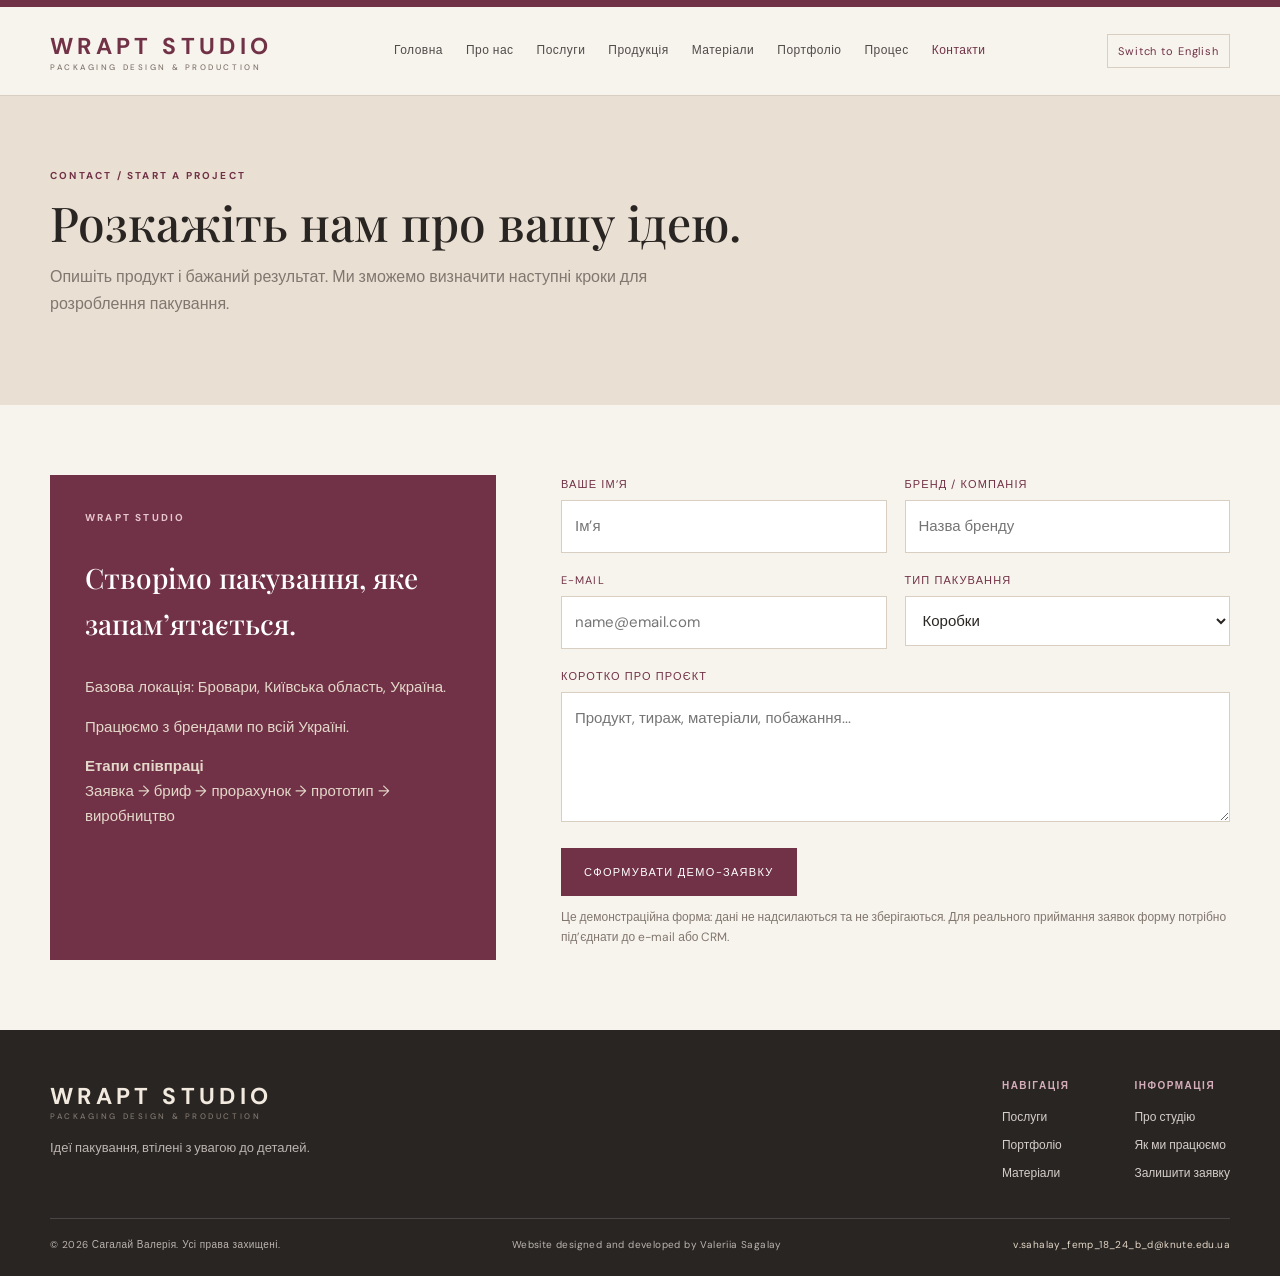
<file: contact.html>
<!doctype html>
<html lang="uk"><head><meta charset="utf-8"><meta name="viewport" content="width=device-width, initial-scale=1"><meta name="author" content="Valeriia Sagalay"><meta name="copyright" content="© 2026 Valeriia Sagalay"><meta name="description" content="Зв'яжіться з Wrapt Studio, щоб обговорити індивідуальне пакування та отримати прорахунок."><title>Контакти | WRAPT STUDIO</title><link rel="stylesheet" href="styles.css"></head><body><div class="topline"></div><header><div class="container nav"><a class="logo" href="index.html">WRAPT STUDIO<span>PACKAGING DESIGN & PRODUCTION</span></a><nav class="navlinks"><a href="index.html" class="" data-ua="Головна" data-en="Home">Головна</a><a href="about.html" class="" data-ua="Про нас" data-en="About us">Про нас</a><a href="services.html" class="" data-ua="Послуги" data-en="Services">Послуги</a><a href="products.html" class="" data-ua="Продукція" data-en="Products">Продукція</a><a href="materials.html" class="" data-ua="Матеріали" data-en="Materials">Матеріали</a><a href="portfolio.html" class="" data-ua="Портфоліо" data-en="Portfolio">Портфоліо</a><a href="process.html" class="" data-ua="Процес" data-en="Process">Процес</a><a href="contact.html" class="active" data-ua="Контакти" data-en="Contact">Контакти</a></nav><div class="navright"><button class="lang" data-lang-toggle data-lang-title title="Switch to English">EN</button></div></div></header><main>
<section class="page-intro"><div class="container"><div class="eyebrow">CONTACT / START A PROJECT</div><h1 class="serif" data-ua="Розкажіть нам про вашу ідею." data-en="Tell us about your idea.">Розкажіть нам про вашу ідею.</h1><p data-ua="Опишіть продукт і бажаний результат. Ми зможемо визначити наступні кроки для розроблення пакування." data-en="Tell us about your product and desired result. We can outline the next steps for your packaging project.">Опишіть продукт і бажаний результат. Ми зможемо визначити наступні кроки для розроблення пакування.</p></div></section>
<section class="page-content"><div class="container contact-grid"><aside class="contact-info"><div class="eyebrow" style="color:#e7c6cd">WRAPT STUDIO</div><h3 data-ua="Створімо пакування, яке запам’ятається." data-en="Let's create packaging worth remembering.">Створімо пакування, яке запам’ятається.</h3><p data-ua="Базова локація: Бровари, Київська область, Україна." data-en="Based in Brovary, Kyiv region, Ukraine.">Базова локація: Бровари, Київська область, Україна.</p><p data-ua="Працюємо з брендами по всій Україні." data-en="Working with brands across Ukraine.">Працюємо з брендами по всій Україні.</p><p><b data-ua="Етапи співпраці" data-en="How it starts">Етапи співпраці</b><br><span data-ua="Заявка → бриф → прорахунок → прототип → виробництво" data-en="Enquiry → brief → quotation → prototype → production">Заявка → бриф → прорахунок → прототип → виробництво</span></p></aside><div><form class="form" id="quote-form"><div class="field"><label for="name" data-ua="Ваше ім’я" data-en="Your name">Ваше ім’я</label><input id="name" required placeholder="Ім’я" data-placeholder-ua="Ім’я" data-placeholder-en="Name"></div><div class="field"><label for="company" data-ua="Бренд / компанія" data-en="Brand / company">Бренд / компанія</label><input id="company" placeholder="Назва бренду" data-placeholder-ua="Назва бренду" data-placeholder-en="Brand name"></div><div class="field"><label for="email" data-ua="E-mail" data-en="Email">E-mail</label><input id="email" type="email" required placeholder="name@email.com"></div><div class="field"><label for="type" data-ua="Тип пакування" data-en="Packaging type">Тип пакування</label><select id="type"><option data-ua="Коробки" data-en="Boxes">Коробки</option><option data-ua="Подарункове" data-en="Gift">Подарункове</option><option data-ua="Fashion" data-en="Fashion">Fashion</option><option data-ua="Beauty" data-en="Beauty">Beauty</option><option data-ua="Нестандартне / комбіноване" data-en="Custom / mixed materials">Нестандартне / комбіноване</option></select></div><div class="field full"><label for="message" data-ua="Коротко про проєкт" data-en="Tell us about the project">Коротко про проєкт</label><textarea id="message" placeholder="Продукт, тираж, матеріали, побажання..." data-placeholder-ua="Продукт, тираж, матеріали, побажання..." data-placeholder-en="Product, quantity, materials, requirements..."></textarea></div><div class="field full"><button class="button" type="submit" data-ua="Сформувати демо-заявку" data-en="Submit demo enquiry">Сформувати демо-заявку</button><p class="form-note" data-ua="Це демонстраційна форма: дані не надсилаються та не зберігаються. Для реального приймання заявок форму потрібно під’єднати до e-mail або CRM." data-en="This is a demo form: data is not sent or stored. To receive real enquiries, connect the form to email or a CRM.">Це демонстраційна форма: дані не надсилаються та не зберігаються. Для реального приймання заявок форму потрібно під’єднати до e-mail або CRM.</p><div class="notice" id="form-notice" role="status"></div></div></form></div></div></section>
</main>
<footer><div class="container"><div class="footer-top"><div class="footer-brand"><a class="logo" href="index.html">WRAPT STUDIO<span>PACKAGING DESIGN & PRODUCTION</span></a><p data-ua="Ідеї пакування, втілені з увагою до деталей." data-en="Packaging ideas, thoughtfully made.">Ідеї пакування, втілені з увагою до деталей.</p></div><div class="footer-links"><div><b data-ua="НАВІГАЦІЯ" data-en="EXPLORE">НАВІГАЦІЯ</b><a href="services.html" data-ua="Послуги" data-en="Services">Послуги</a><a href="portfolio.html" data-ua="Портфоліо" data-en="Portfolio">Портфоліо</a><a href="materials.html" data-ua="Матеріали" data-en="Materials">Матеріали</a></div><div><b data-ua="ІНФОРМАЦІЯ" data-en="INFORMATION">ІНФОРМАЦІЯ</b><a href="about.html" data-ua="Про студію" data-en="About studio">Про студію</a><a href="process.html" data-ua="Як ми працюємо" data-en="Our process">Як ми працюємо</a><a href="contact.html" data-ua="Залишити заявку" data-en="Get in touch">Залишити заявку</a></div></div></div><div class="copyright"><span>© 2026 Сагалай Валерія. Усі права захищені.</span><span>Website designed and developed by Valeriia Sagalay</span><a href="mailto:v.sahalay_femp_18_24_b_d@knute.edu.ua">v.sahalay_femp_18_24_b_d@knute.edu.ua</a></div></div></footer>
<script src="script.js"></script></body></html>
</file>
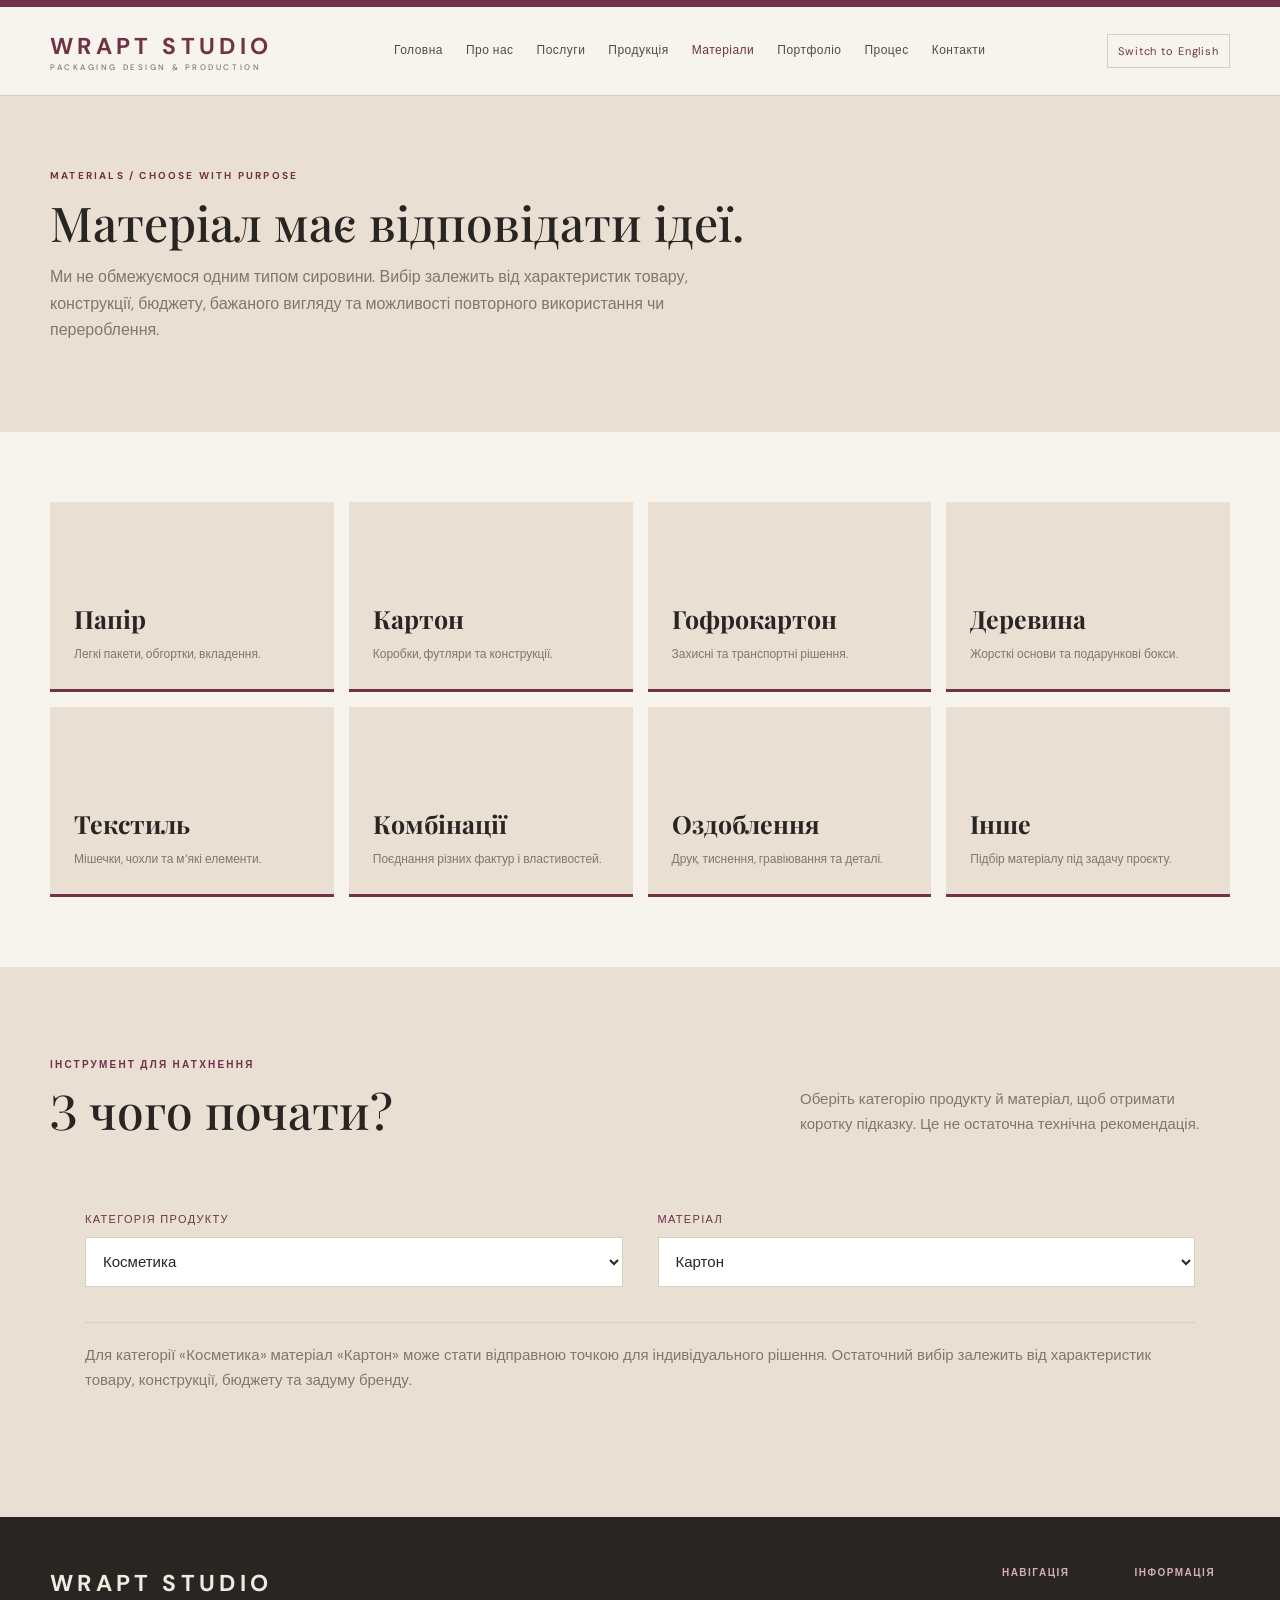
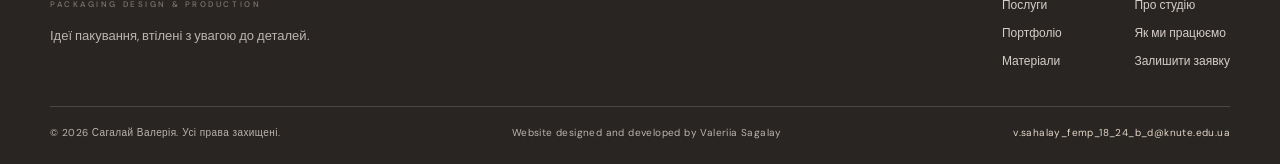
<file: materials.html>
<!doctype html>
<html lang="uk"><head><meta charset="utf-8"><meta name="viewport" content="width=device-width, initial-scale=1"><meta name="author" content="Valeriia Sagalay"><meta name="copyright" content="© 2026 Valeriia Sagalay"><meta name="description" content="Матеріали для індивідуального пакування: папір, картон, деревина, текстиль і комбіновані рішення."><title>Матеріали | WRAPT STUDIO</title><link rel="stylesheet" href="styles.css"></head><body><div class="topline"></div><header><div class="container nav"><a class="logo" href="index.html">WRAPT STUDIO<span>PACKAGING DESIGN & PRODUCTION</span></a><nav class="navlinks"><a href="index.html" class="" data-ua="Головна" data-en="Home">Головна</a><a href="about.html" class="" data-ua="Про нас" data-en="About us">Про нас</a><a href="services.html" class="" data-ua="Послуги" data-en="Services">Послуги</a><a href="products.html" class="" data-ua="Продукція" data-en="Products">Продукція</a><a href="materials.html" class="active" data-ua="Матеріали" data-en="Materials">Матеріали</a><a href="portfolio.html" class="" data-ua="Портфоліо" data-en="Portfolio">Портфоліо</a><a href="process.html" class="" data-ua="Процес" data-en="Process">Процес</a><a href="contact.html" class="" data-ua="Контакти" data-en="Contact">Контакти</a></nav><div class="navright"><button class="lang" data-lang-toggle data-lang-title title="Switch to English">EN</button></div></div></header><main>
<section class="page-intro"><div class="container"><div class="eyebrow">MATERIALS / CHOOSE WITH PURPOSE</div><h1 class="serif" data-ua="Матеріал має відповідати ідеї." data-en="The material should serve the idea.">Матеріал має відповідати ідеї.</h1><p data-ua="Ми не обмежуємося одним типом сировини. Вибір залежить від характеристик товару, конструкції, бюджету, бажаного вигляду та можливості повторного використання чи перероблення." data-en="We are not limited to one material. Selection depends on the product, structure, budget, desired look and potential for reuse or recycling.">Ми не обмежуємося одним типом сировини. Вибір залежить від характеристик товару, конструкції, бюджету, бажаного вигляду та можливості повторного використання чи перероблення.</p></div></section>
<section class="page-content"><div class="container"><div class="materials"><div class="material reveal"><h3 data-ua="Папір" data-en="Paper">Папір</h3><p data-ua="Легкі пакети, обгортки, вкладення." data-en="Light bags, wraps and inserts.">Легкі пакети, обгортки, вкладення.</p></div><div class="material reveal"><h3 data-ua="Картон" data-en="Cardboard">Картон</h3><p data-ua="Коробки, футляри та конструкції." data-en="Boxes, cases and structures.">Коробки, футляри та конструкції.</p></div><div class="material reveal"><h3 data-ua="Гофрокартон" data-en="Corrugated board">Гофрокартон</h3><p data-ua="Захисні та транспортні рішення." data-en="Protective and shipping solutions.">Захисні та транспортні рішення.</p></div><div class="material reveal"><h3 data-ua="Деревина" data-en="Wood">Деревина</h3><p data-ua="Жорсткі основи та подарункові бокси." data-en="Rigid bases and gift boxes.">Жорсткі основи та подарункові бокси.</p></div><div class="material reveal"><h3 data-ua="Текстиль" data-en="Textiles">Текстиль</h3><p data-ua="Мішечки, чохли та м’які елементи." data-en="Pouches, sleeves and soft elements.">Мішечки, чохли та м’які елементи.</p></div><div class="material reveal"><h3 data-ua="Комбінації" data-en="Combinations">Комбінації</h3><p data-ua="Поєднання різних фактур і властивостей." data-en="Combining different textures and properties.">Поєднання різних фактур і властивостей.</p></div><div class="material reveal"><h3 data-ua="Оздоблення" data-en="Finishes">Оздоблення</h3><p data-ua="Друк, тиснення, гравіювання та деталі." data-en="Printing, embossing, engraving and details.">Друк, тиснення, гравіювання та деталі.</p></div><div class="material reveal"><h3 data-ua="Інше" data-en="Other">Інше</h3><p data-ua="Підбір матеріалу під задачу проєкту." data-en="Material selection around the project brief.">Підбір матеріалу під задачу проєкту.</p></div></div></div></section>
<section class="section" style="background:var(--cream)"><div class="container"><div class="section-head"><div><div class="eyebrow" data-ua="ІНСТРУМЕНТ ДЛЯ НАТХНЕННЯ" data-en="A STARTING POINT">ІНСТРУМЕНТ ДЛЯ НАТХНЕННЯ</div><h2 class="serif" data-ua="З чого почати?" data-en="Where to begin?">З чого почати?</h2></div><p data-ua="Оберіть категорію продукту й матеріал, щоб отримати коротку підказку. Це не остаточна технічна рекомендація." data-en="Choose a product category and material for a quick starting suggestion. This is not a final technical recommendation.">Оберіть категорію продукту й матеріал, щоб отримати коротку підказку. Це не остаточна технічна рекомендація.</p></div><div class="selector"><div><label for="product-selector" data-ua="Категорія продукту" data-en="Product category">Категорія продукту</label><select id="product-selector"><option data-ua="Косметика" data-en="Cosmetics">Косметика</option><option data-ua="Одяг та аксесуари" data-en="Clothing & accessories">Одяг та аксесуари</option><option data-ua="Подарунок" data-en="Gift">Подарунок</option><option data-ua="Lifestyle-продукт" data-en="Lifestyle product">Lifestyle-продукт</option></select></div><div><label for="material-selector" data-ua="Матеріал" data-en="Material">Матеріал</label><select id="material-selector"><option data-ua="Картон" data-en="Cardboard">Картон</option><option data-ua="Папір" data-en="Paper">Папір</option><option data-ua="Деревина" data-en="Wood">Деревина</option><option data-ua="Текстиль" data-en="Textiles">Текстиль</option><option data-ua="Комбіновані матеріали" data-en="Mixed materials">Комбіновані матеріали</option></select></div><div class="selector-result" id="selector-result"></div></div></div></section>
</main>
<footer><div class="container"><div class="footer-top"><div class="footer-brand"><a class="logo" href="index.html">WRAPT STUDIO<span>PACKAGING DESIGN & PRODUCTION</span></a><p data-ua="Ідеї пакування, втілені з увагою до деталей." data-en="Packaging ideas, thoughtfully made.">Ідеї пакування, втілені з увагою до деталей.</p></div><div class="footer-links"><div><b data-ua="НАВІГАЦІЯ" data-en="EXPLORE">НАВІГАЦІЯ</b><a href="services.html" data-ua="Послуги" data-en="Services">Послуги</a><a href="portfolio.html" data-ua="Портфоліо" data-en="Portfolio">Портфоліо</a><a href="materials.html" data-ua="Матеріали" data-en="Materials">Матеріали</a></div><div><b data-ua="ІНФОРМАЦІЯ" data-en="INFORMATION">ІНФОРМАЦІЯ</b><a href="about.html" data-ua="Про студію" data-en="About studio">Про студію</a><a href="process.html" data-ua="Як ми працюємо" data-en="Our process">Як ми працюємо</a><a href="contact.html" data-ua="Залишити заявку" data-en="Get in touch">Залишити заявку</a></div></div></div><div class="copyright"><span>© 2026 Сагалай Валерія. Усі права захищені.</span><span>Website designed and developed by Valeriia Sagalay</span><a href="mailto:v.sahalay_femp_18_24_b_d@knute.edu.ua">v.sahalay_femp_18_24_b_d@knute.edu.ua</a></div></div></footer>
<script src="script.js"></script></body></html>
</file>
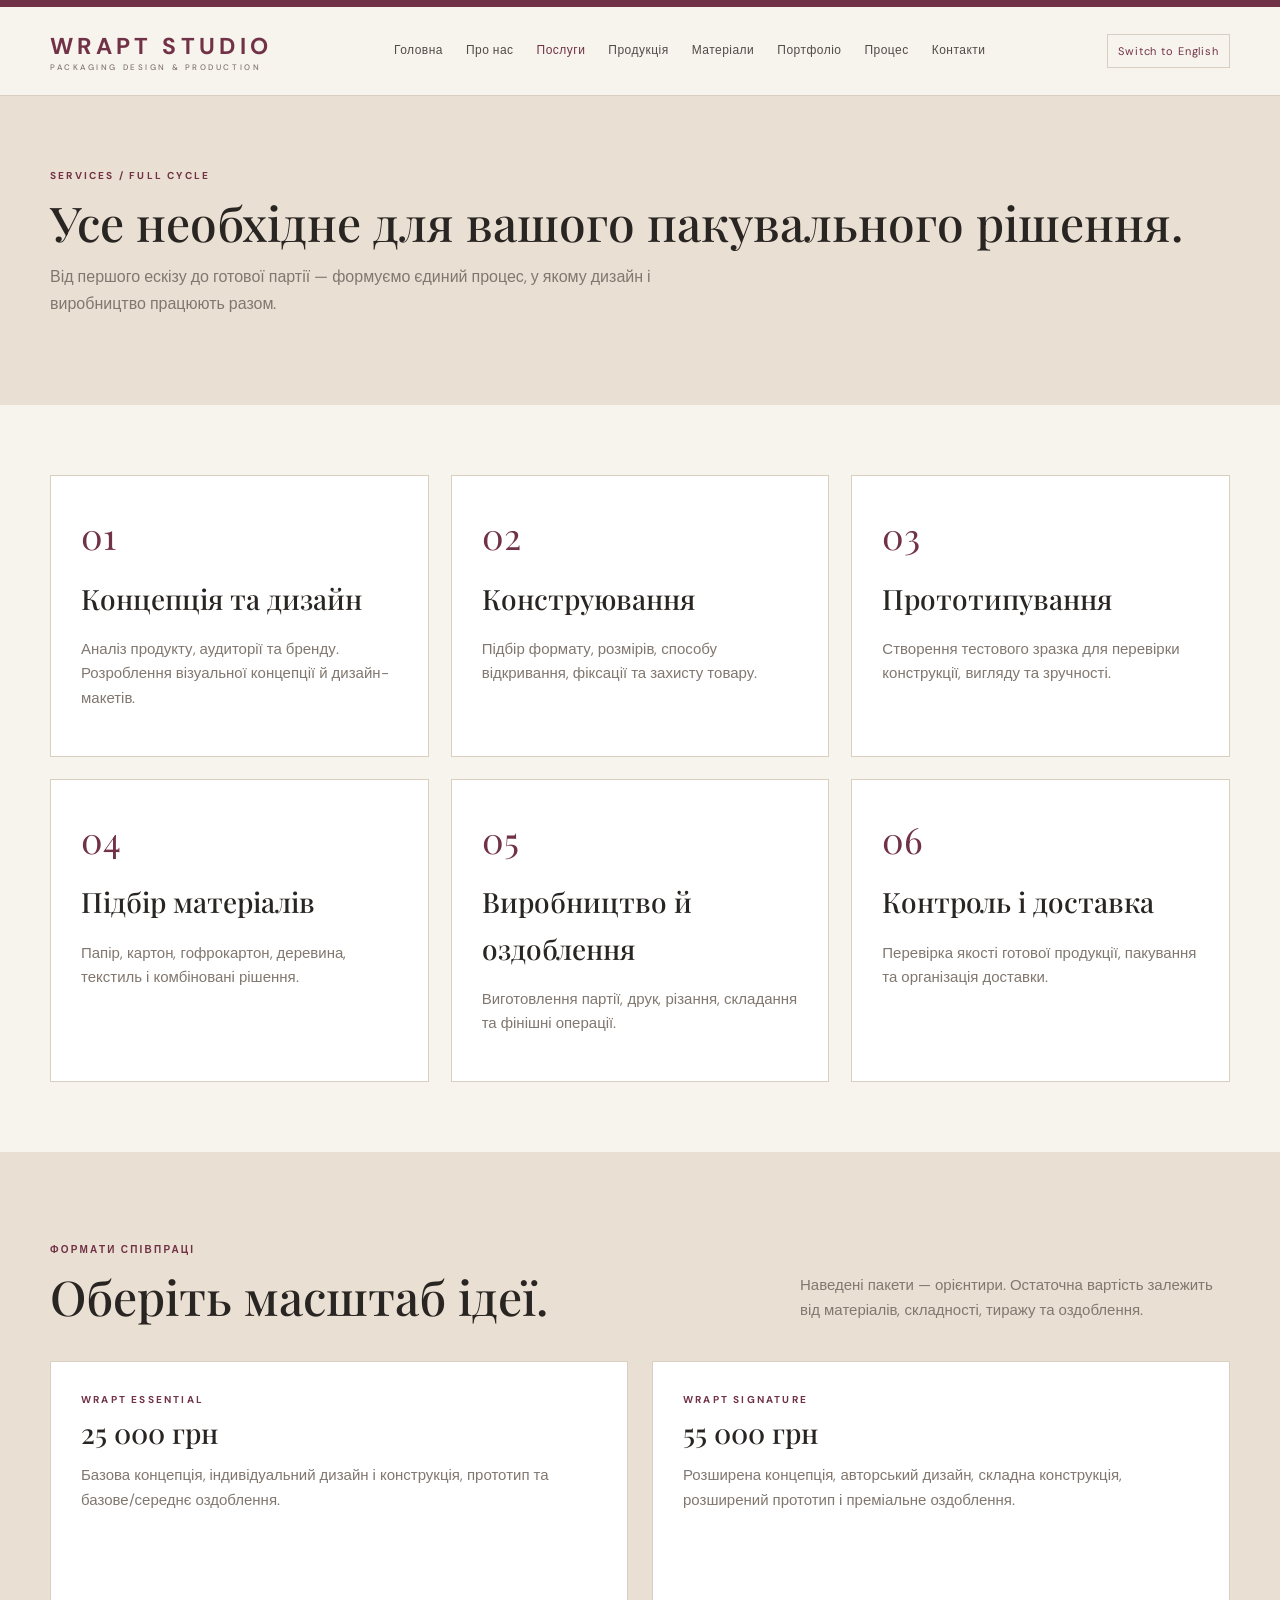
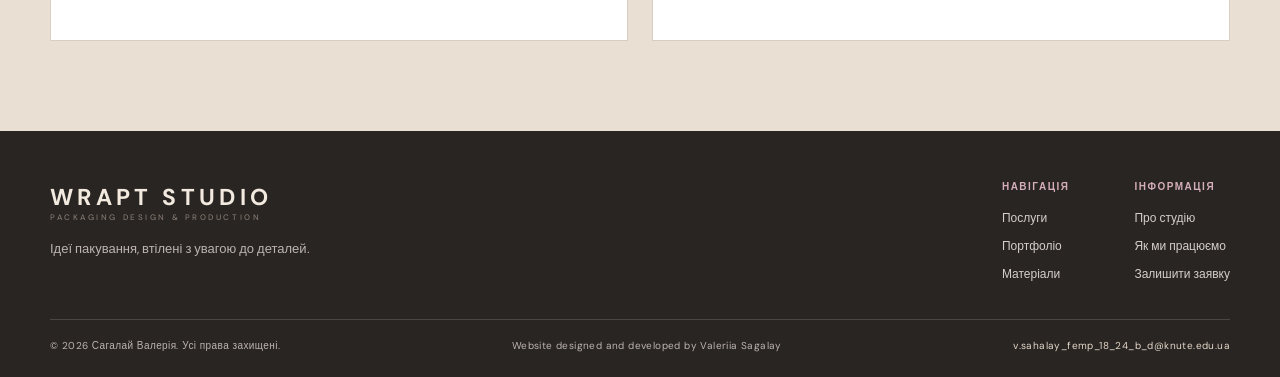
<file: services.html>
<!doctype html>
<html lang="uk"><head><meta charset="utf-8"><meta name="viewport" content="width=device-width, initial-scale=1"><meta name="author" content="Valeriia Sagalay"><meta name="copyright" content="© 2026 Valeriia Sagalay"><meta name="description" content="Дизайн, конструювання, прототипування та виробництво пакування під ключ."><title>Послуги | WRAPT STUDIO</title><link rel="stylesheet" href="styles.css"></head><body><div class="topline"></div><header><div class="container nav"><a class="logo" href="index.html">WRAPT STUDIO<span>PACKAGING DESIGN & PRODUCTION</span></a><nav class="navlinks"><a href="index.html" class="" data-ua="Головна" data-en="Home">Головна</a><a href="about.html" class="" data-ua="Про нас" data-en="About us">Про нас</a><a href="services.html" class="active" data-ua="Послуги" data-en="Services">Послуги</a><a href="products.html" class="" data-ua="Продукція" data-en="Products">Продукція</a><a href="materials.html" class="" data-ua="Матеріали" data-en="Materials">Матеріали</a><a href="portfolio.html" class="" data-ua="Портфоліо" data-en="Portfolio">Портфоліо</a><a href="process.html" class="" data-ua="Процес" data-en="Process">Процес</a><a href="contact.html" class="" data-ua="Контакти" data-en="Contact">Контакти</a></nav><div class="navright"><button class="lang" data-lang-toggle data-lang-title title="Switch to English">EN</button></div></div></header><main>
<section class="page-intro"><div class="container"><div class="eyebrow">SERVICES / FULL CYCLE</div><h1 class="serif" data-ua="Усе необхідне для вашого пакувального рішення." data-en="Everything your packaging project needs.">Усе необхідне для вашого пакувального рішення.</h1><p data-ua="Від першого ескізу до готової партії — формуємо єдиний процес, у якому дизайн і виробництво працюють разом." data-en="From the first sketch to the finished batch — one connected process where design and production work together.">Від першого ескізу до готової партії — формуємо єдиний процес, у якому дизайн і виробництво працюють разом.</p></div></section>
<section class="page-content"><div class="container grid3"><div class="service-card reveal"><div class="num">01</div><h3 data-ua="Концепція та дизайн" data-en="Concept & design">Концепція та дизайн</h3><p data-ua="Аналіз продукту, аудиторії та бренду. Розроблення візуальної концепції й дизайн-макетів." data-en="Product, audience and brand analysis. Visual concept and design development.">Аналіз продукту, аудиторії та бренду. Розроблення візуальної концепції й дизайн-макетів.</p></div><div class="service-card reveal"><div class="num">02</div><h3 data-ua="Конструювання" data-en="Structural design">Конструювання</h3><p data-ua="Підбір формату, розмірів, способу відкривання, фіксації та захисту товару." data-en="Choosing format, dimensions, opening, fastening and product protection.">Підбір формату, розмірів, способу відкривання, фіксації та захисту товару.</p></div><div class="service-card reveal"><div class="num">03</div><h3 data-ua="Прототипування" data-en="Prototyping">Прототипування</h3><p data-ua="Створення тестового зразка для перевірки конструкції, вигляду та зручності." data-en="A test sample to validate structure, appearance and usability.">Створення тестового зразка для перевірки конструкції, вигляду та зручності.</p></div><div class="service-card reveal"><div class="num">04</div><h3 data-ua="Підбір матеріалів" data-en="Material selection">Підбір матеріалів</h3><p data-ua="Папір, картон, гофрокартон, деревина, текстиль і комбіновані рішення." data-en="Paper, cardboard, corrugated board, wood, textiles and mixed-material solutions.">Папір, картон, гофрокартон, деревина, текстиль і комбіновані рішення.</p></div><div class="service-card reveal"><div class="num">05</div><h3 data-ua="Виробництво й оздоблення" data-en="Production & finishing">Виробництво й оздоблення</h3><p data-ua="Виготовлення партії, друк, різання, складання та фінішні операції." data-en="Batch production, printing, cutting, assembly and finishing operations.">Виготовлення партії, друк, різання, складання та фінішні операції.</p></div><div class="service-card reveal"><div class="num">06</div><h3 data-ua="Контроль і доставка" data-en="Quality & delivery">Контроль і доставка</h3><p data-ua="Перевірка якості готової продукції, пакування та організація доставки." data-en="Finished-product quality checks, packing and delivery coordination.">Перевірка якості готової продукції, пакування та організація доставки.</p></div></div></section>
<section class="section" style="background:var(--cream)"><div class="container"><div class="section-head"><div><div class="eyebrow" data-ua="ФОРМАТИ СПІВПРАЦІ" data-en="WAYS TO WORK TOGETHER">ФОРМАТИ СПІВПРАЦІ</div><h2 class="serif" data-ua="Оберіть масштаб ідеї." data-en="Choose the scale of your idea.">Оберіть масштаб ідеї.</h2></div><p data-ua="Наведені пакети — орієнтири. Остаточна вартість залежить від матеріалів, складності, тиражу та оздоблення." data-en="These packages are starting points. Final pricing depends on materials, complexity, quantity and finishing.">Наведені пакети — орієнтири. Остаточна вартість залежить від матеріалів, складності, тиражу та оздоблення.</p></div><div class="grid2"><div class="service-card"><div class="eyebrow">WRAPT ESSENTIAL</div><h3 class="serif">25 000 грн</h3><p data-ua="Базова концепція, індивідуальний дизайн і конструкція, прототип та базове/середнє оздоблення." data-en="Core concept, custom design and structure, prototype, and basic to mid-level finishing.">Базова концепція, індивідуальний дизайн і конструкція, прототип та базове/середнє оздоблення.</p></div><div class="service-card"><div class="eyebrow">WRAPT SIGNATURE</div><h3 class="serif">55 000 грн</h3><p data-ua="Розширена концепція, авторський дизайн, складна конструкція, розширений прототип і преміальне оздоблення." data-en="Expanded concept, signature design, complex structure, extended prototype and premium finishing.">Розширена концепція, авторський дизайн, складна конструкція, розширений прототип і преміальне оздоблення.</p></div></div></div></section>
</main>
<footer><div class="container"><div class="footer-top"><div class="footer-brand"><a class="logo" href="index.html">WRAPT STUDIO<span>PACKAGING DESIGN & PRODUCTION</span></a><p data-ua="Ідеї пакування, втілені з увагою до деталей." data-en="Packaging ideas, thoughtfully made.">Ідеї пакування, втілені з увагою до деталей.</p></div><div class="footer-links"><div><b data-ua="НАВІГАЦІЯ" data-en="EXPLORE">НАВІГАЦІЯ</b><a href="services.html" data-ua="Послуги" data-en="Services">Послуги</a><a href="portfolio.html" data-ua="Портфоліо" data-en="Portfolio">Портфоліо</a><a href="materials.html" data-ua="Матеріали" data-en="Materials">Матеріали</a></div><div><b data-ua="ІНФОРМАЦІЯ" data-en="INFORMATION">ІНФОРМАЦІЯ</b><a href="about.html" data-ua="Про студію" data-en="About studio">Про студію</a><a href="process.html" data-ua="Як ми працюємо" data-en="Our process">Як ми працюємо</a><a href="contact.html" data-ua="Залишити заявку" data-en="Get in touch">Залишити заявку</a></div></div></div><div class="copyright"><span>© 2026 Сагалай Валерія. Усі права захищені.</span><span>Website designed and developed by Valeriia Sagalay</span><a href="mailto:v.sahalay_femp_18_24_b_d@knute.edu.ua">v.sahalay_femp_18_24_b_d@knute.edu.ua</a></div></div></footer>
<script src="script.js"></script></body></html>
</file>
<file: styles.css>
@import url('https://fonts.googleapis.com/css2?family=DM+Sans:wght@400;500;600;700&family=Playfair+Display:wght@500;600;700&display=swap');
:root{--wine:#713247;--wine2:#9a6877;--cream:#e9dfd2;--paper:#f7f3ed;--ink:#292522;--muted:#81776f;--line:#d8cec2;--olive:#68705a;--serif:'Playfair Display',Georgia,serif;--sans:'DM Sans',Arial,sans-serif}
*{box-sizing:border-box}html{scroll-behavior:smooth}body{margin:0;background:var(--paper);color:var(--ink);font-family:var(--sans);font-size:15px;line-height:1.65}a{color:inherit;text-decoration:none}img{display:block;max-width:100%;object-fit:cover}button,input,select,textarea{font:inherit}.container{width:min(1180px,calc(100% - 72px));margin:auto}.topline{height:7px;background:var(--wine)}header{background:var(--paper);border-bottom:1px solid var(--line);position:sticky;top:0;z-index:20}.nav{height:88px;display:flex;align-items:center;justify-content:space-between;gap:28px}.logo{font-size:23px;letter-spacing:.19em;font-weight:700;color:var(--wine);white-space:nowrap}.logo span{display:block;font-size:8px;letter-spacing:.32em;color:var(--muted);font-weight:500;margin-top:-5px}.navlinks{display:flex;gap:23px;align-items:center;font-size:12px;letter-spacing:.04em}.navlinks a{color:#514b49;transition:.2s}.navlinks a:hover,.navlinks a.active{color:var(--wine)}.navright{display:flex;align-items:center;gap:15px}.lang{border:1px solid var(--line);background:transparent;padding:7px 10px;color:var(--wine);cursor:pointer;font-size:11px;letter-spacing:.08em}.button{display:inline-flex;align-items:center;justify-content:center;background:var(--wine);color:white;padding:14px 22px;border:1px solid var(--wine);font-size:11px;letter-spacing:.12em;text-transform:uppercase;cursor:pointer;transition:.25s}.button:hover{background:var(--ink);border-color:var(--ink);transform:translateY(-2px)}.button.outline{background:transparent;color:var(--wine)}.button.outline:hover{background:var(--wine);color:white}.eyebrow{font-size:10px;letter-spacing:.22em;text-transform:uppercase;color:var(--wine);font-weight:700}.serif{font-family:var(--serif);font-weight:500;line-height:1.08}.hero{padding:72px 0 76px;background:var(--cream);overflow:hidden}.hero-grid{display:grid;grid-template-columns:1fr 1fr;gap:65px;align-items:center}.hero h1{font-size:clamp(48px,5.2vw,74px);margin:18px 0 22px;max-width:620px}.hero p{color:#625c58;max-width:500px;font-size:16px}.hero-actions{display:flex;gap:12px;margin-top:32px}.hero-image{height:535px;position:relative}.hero-image img{width:100%;height:100%;object-fit:cover}.image-note{position:absolute;bottom:22px;left:-28px;background:var(--wine);color:white;padding:18px 22px;max-width:220px;font-family:var(--serif);font-size:19px;line-height:1.25}.section{padding:90px 0}.section-head{display:flex;justify-content:space-between;align-items:end;gap:30px;margin-bottom:38px}.section h2,.page-intro h1{font-size:48px;margin:12px 0 0}.section-head p{max-width:430px;color:var(--muted);margin:0}.grid3{display:grid;grid-template-columns:repeat(3,1fr);gap:22px}.grid2{display:grid;grid-template-columns:repeat(2,1fr);gap:24px}.tile{background:white;border:1px solid var(--line)}.tile img{height:250px;width:100%}.tile-body{padding:22px}.tile h3{font-family:var(--serif);font-size:24px;font-weight:500;margin:0 0 8px}.tile p{color:var(--muted);margin:0 0 15px}.arrowlink{color:var(--wine);font-size:11px;letter-spacing:.12em;text-transform:uppercase;font-weight:700}.statement{background:var(--wine);color:white;padding:76px 0}.statement .serif{font-size:42px;max-width:900px}.statement p{color:#eadde0;max-width:600px}.split{display:grid;grid-template-columns:1fr 1fr;gap:70px;align-items:center}.split img{width:100%;height:490px}.copy p{color:var(--muted)}.number{font-family:var(--serif);font-size:54px;color:var(--wine);line-height:1}.steps{display:grid;grid-template-columns:repeat(5,1fr);gap:18px}.step{border-top:1px solid var(--wine);padding-top:18px}.step b{font-family:var(--serif);font-size:30px;color:var(--wine);font-weight:500}.step h3{font-size:14px;margin:10px 0}.step p{font-size:13px;color:var(--muted)}.materials{display:grid;grid-template-columns:repeat(4,1fr);gap:15px}.material{min-height:190px;padding:24px;background:var(--cream);display:flex;flex-direction:column;justify-content:end;border-bottom:3px solid var(--wine)}.material h3{font-family:var(--serif);font-size:25px;margin:0}.material p{font-size:12px;color:var(--muted);margin:5px 0 0}.page-intro{background:var(--cream);padding:72px 0}.page-intro p{max-width:650px;color:var(--muted);font-size:16px}.page-content{padding:70px 0}.portfolio-grid{display:grid;grid-template-columns:repeat(3,1fr);gap:20px}.project{position:relative;overflow:hidden;background:#ddd}.project img{height:330px;width:100%;transition:transform .6s}.project:hover img{transform:scale(1.05)}.project-caption{background:white;padding:16px 18px}.project-caption h3{font-family:var(--serif);font-size:21px;margin:0}.project-caption p{font-size:12px;color:var(--muted);margin:4px 0 0}.filters{display:flex;gap:8px;margin:0 0 25px}.filter{border:1px solid var(--line);background:transparent;padding:9px 15px;color:var(--muted);font-size:11px;cursor:pointer}.filter.active,.filter:hover{background:var(--wine);color:white;border-color:var(--wine)}.service-card{padding:30px;background:white;border:1px solid var(--line);min-height:280px}.service-card .num{font-family:var(--serif);font-size:36px;color:var(--wine)}.service-card h3{font-family:var(--serif);font-size:28px;font-weight:500;margin:10px 0}.service-card p{color:var(--muted)}.tag{display:inline-block;border:1px solid var(--line);padding:5px 9px;margin:4px 4px 0 0;font-size:10px;color:var(--muted)}.selector{background:var(--cream);padding:35px;display:grid;grid-template-columns:1fr 1fr;gap:35px}.selector label{display:block;font-size:11px;text-transform:uppercase;letter-spacing:.12em;color:var(--wine);margin:0 0 9px}.selector select,.form input,.form select,.form textarea{width:100%;border:1px solid var(--line);background:white;padding:13px;color:var(--ink);outline:none}.selector select:focus,.form input:focus,.form textarea:focus{border-color:var(--wine)}.selector-result{grid-column:1/-1;border-top:1px solid var(--line);padding-top:20px;color:var(--muted)}.form{display:grid;grid-template-columns:1fr 1fr;gap:18px}.field.full{grid-column:1/-1}.field label{display:block;font-size:11px;color:var(--wine);letter-spacing:.1em;text-transform:uppercase;margin-bottom:7px}.form textarea{min-height:130px;resize:vertical}.form-note{font-size:12px;color:var(--muted)}.contact-grid{display:grid;grid-template-columns:.8fr 1.2fr;gap:65px}.contact-info{background:var(--wine);color:white;padding:35px}.contact-info p{color:#e4d8ca}.contact-info h3{font-family:var(--serif);font-size:28px;font-weight:500}.faq{border-top:1px solid var(--line);padding:20px 0}.faq h3{font-family:var(--serif);font-size:22px;font-weight:500;margin:0 0 7px}.faq p{color:var(--muted);margin:0}.cta{background:var(--cream);padding:65px 0;text-align:center}.cta h2{font-size:43px;margin:10px auto 20px;max-width:700px}.cta p{color:var(--muted)}footer{background:#292522;color:#f4eee6;padding:48px 0 22px}.footer-top{display:flex;justify-content:space-between;gap:50px;padding-bottom:35px}.footer-brand{max-width:300px}.footer-brand .logo{color:#f2e9df}.footer-brand p{color:#bcb4b0;font-size:13px}.footer-links{display:flex;gap:65px}.footer-links div{display:flex;flex-direction:column;gap:8px}.footer-links b{font-size:10px;letter-spacing:.15em;color:#d5aebb;margin-bottom:6px}.footer-links a{font-size:12px;color:#d5ceca}.copyright{border-top:1px solid #4b4548;padding-top:18px;display:flex;justify-content:space-between;gap:20px;color:#bcb4b0;font-size:10px;letter-spacing:.04em}.copyright a{color:#e4d8ca}.reveal{opacity:0;transform:translateY(22px);transition:opacity .7s ease,transform .7s ease}.reveal.visible{opacity:1;transform:none}.notice{padding:14px;background:#e7e8df;color:#4d5545;border:1px solid #cbd0c0;margin-top:15px;display:none}.notice.show{display:block}
@media(max-width:900px){.container{width:calc(100% - 36px)}.nav{height:auto;min-height:80px;flex-wrap:wrap;padding:15px 0}.navlinks{order:3;width:100%;overflow:auto;padding:10px 0}.hero-grid,.split,.contact-grid{grid-template-columns:1fr}.hero-image{height:380px}.grid3,.portfolio-grid{grid-template-columns:repeat(2,1fr)}.materials{grid-template-columns:repeat(2,1fr)}.steps{grid-template-columns:repeat(2,1fr)}.footer-top{flex-direction:column}.footer-links{flex-wrap:wrap}.section{padding:60px 0}}
@media(max-width:600px){.hero h1{font-size:45px}.section h2,.page-intro h1{font-size:36px}.grid3,.grid2,.portfolio-grid,.selector,.form{grid-template-columns:1fr}.materials{grid-template-columns:1fr 1fr}.steps{grid-template-columns:1fr 1fr}.hero-actions{flex-wrap:wrap}.image-note{left:10px}.copyright{flex-direction:column}.section-head{display:block}.section-head p{margin-top:15px}}

/* Refined image treatment: consistent crops without distortion */
img { height: auto; }
.hero-image { aspect-ratio: 4 / 5; height: auto; max-height: 620px; }
.hero-image img { aspect-ratio: 4 / 5; height: 100%; object-fit: cover; object-position: center; }
.tile img { aspect-ratio: 4 / 3; height: auto; object-fit: cover; object-position: center; }
.project img { aspect-ratio: 4 / 5; height: auto; object-fit: cover; object-position: center; }
.split img { aspect-ratio: 5 / 4; height: auto; object-fit: cover; object-position: center; }
@media (max-width: 900px) {
  .hero-image { max-height: 520px; }
  .project img { aspect-ratio: 4 / 3; }
}

/* Image consistency: preserve card geometry and prevent inline-image baseline gaps */
img { display: block; max-width: 100%; }
</file>
